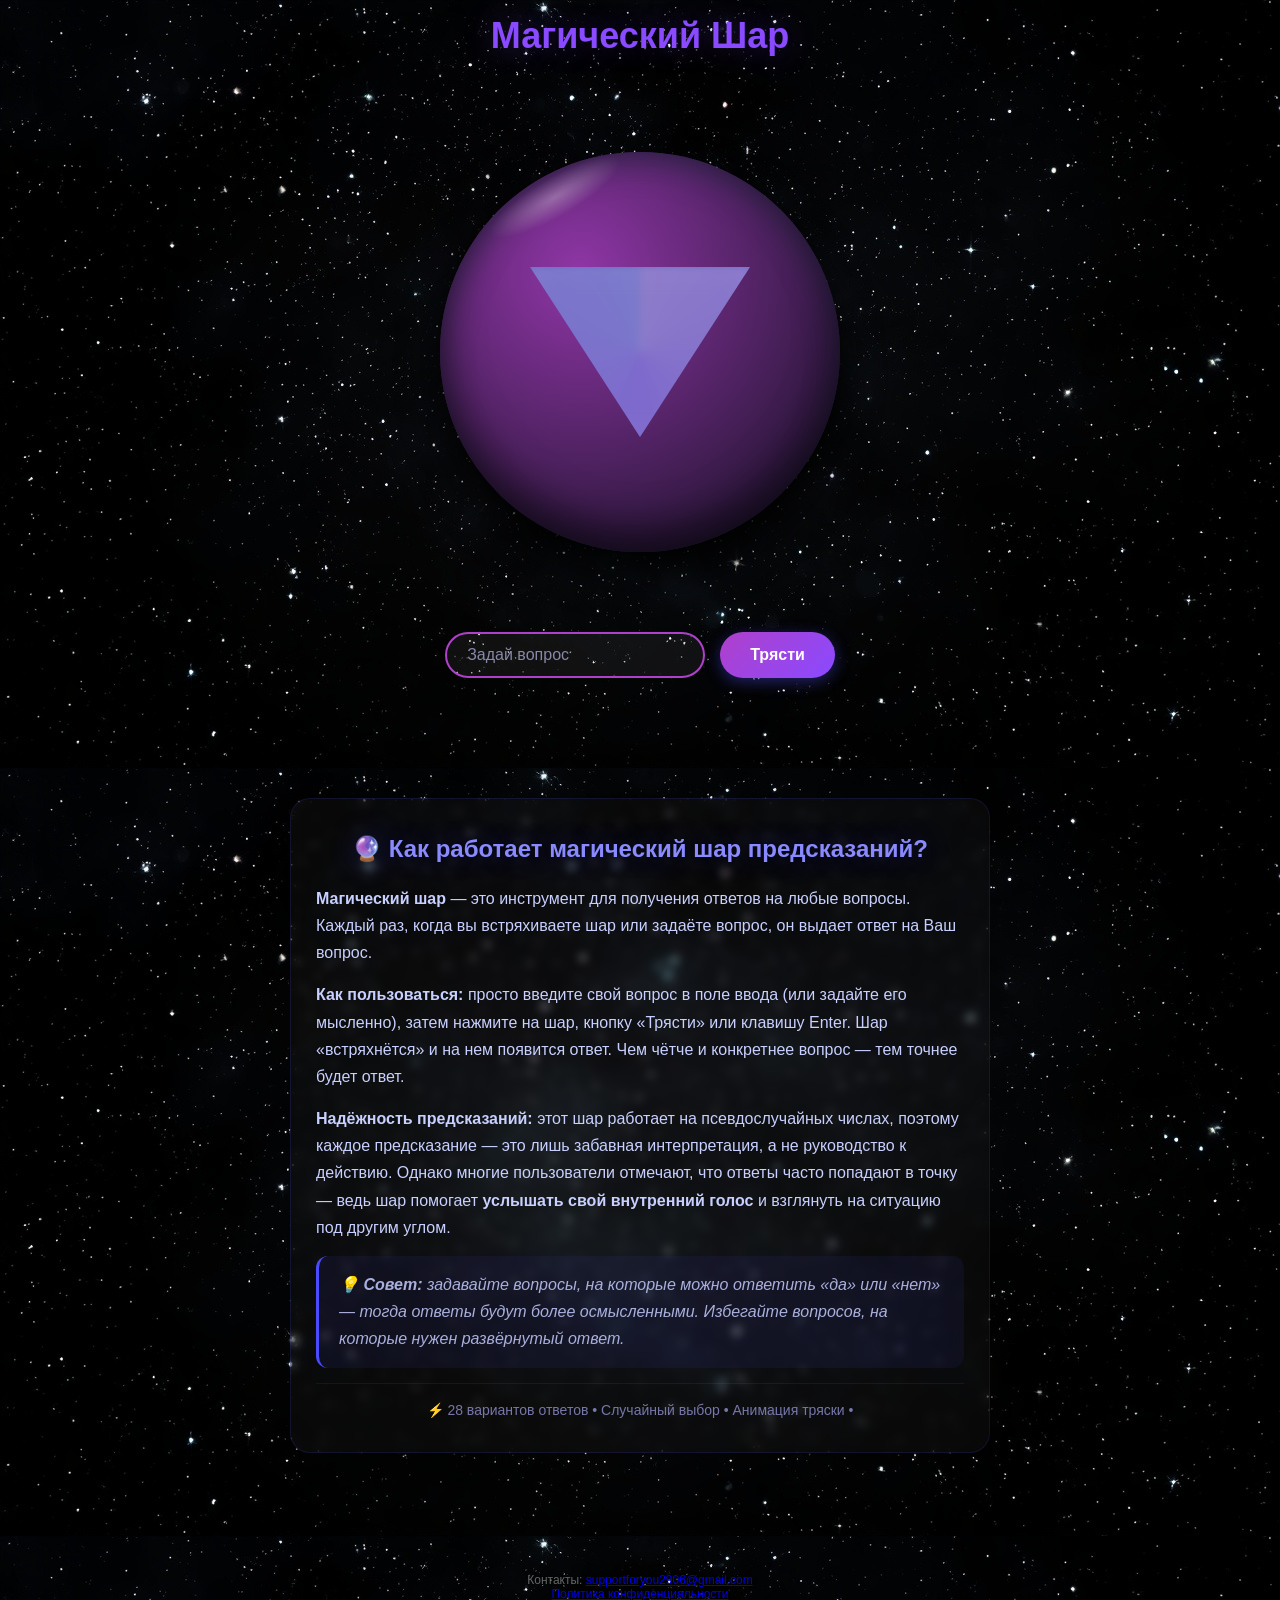
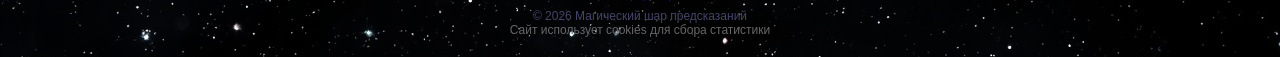
<file: index.html>
<!DOCTYPE html>
<html lang="en">
<head>
    <meta charset="UTF-8">
    <meta name="viewport" content="width=device-width, initial-scale=1.0">
    <title>Magic Ball</title>
    <link rel="stylesheet" href="style.css">
     <link rel="shortcut icon" href="./favicon.ico">
</head>
<body>
    <div class="container">
        <h2 style="
        color: #8a4aff;
        font-size: 36px;
        margin-top: 15px;
        text-align: center;
        text-shadow: 0 0 30px rgba(137, 74, 255, 0.3);
    ">Магический Шар</h2>
        <div class="ball" id="ball">
            <div class="triangle">
                <div class="prediction" id="prediction"></div>
            </div>
        </div>
        <div class="controls">
            <input type="text" id="questionInput" placeholder="Задай вопрос" maxlength="70" />
            <button id="shakeBtn">Трясти</button>
        </div>
        
        <section class="sect" id="sect">
    <h2>
        🔮 Как работает магический шар предсказаний?
    </h2>

    <p style="margin-bottom: 15px;">
        <strong>Магический шар</strong> — это инструмент для получения ответов на любые вопросы. 
       Каждый раз, когда вы встряхиваете шар или задаёте вопрос, он выдает ответ на Ваш вопрос.
    </p>

    <p style="margin-bottom: 15px;">
        <strong>Как пользоваться:</strong> просто введите свой вопрос в поле ввода (или задайте его мысленно), 
        затем нажмите на шар, кнопку «Трясти» или клавишу Enter. Шар «встряхнётся» и на нем 
        появится ответ. Чем чётче и конкретнее вопрос — тем точнее будет ответ.
    </p>

    <p style="margin-bottom: 15px;">
        <strong>Надёжность предсказаний:</strong> этот шар работает на псевдослучайных числах, 
        поэтому каждое предсказание — это лишь забавная интерпретация, а не руководство к действию. 
        Однако многие пользователи отмечают, что ответы часто попадают в точку — 
        ведь шар помогает <strong>услышать свой внутренний голос</strong> и взглянуть на ситуацию под другим углом.
    </p>

    <div style="
        background: rgba(74, 74, 255, 0.08);
        border-radius: 12px;
        padding: 15px 20px;
        margin-top: 15px;
        border-left: 3px solid #4a4aff;
    ">
        <p style="margin: 0; font-style: italic; color: #aab0dd;">
            💡 <strong>Совет:</strong> задавайте вопросы, на которые можно ответить «да» или «нет» — 
            тогда ответы будут более осмысленными. Избегайте вопросов, на которые нужен развёрнутый ответ.
        </p>
    </div>

        <p style="margin-top: 15px; font-size: 14px; color: #7777aa; text-align: center; border-top: 1px solid rgba(255,255,255,0.05); padding-top: 15px;">
        ⚡ 28 вариантов ответов • Случайный выбор • Анимация тряски •
        </p>
    </section>
        
    <footer>
        <div class="contacts">
         Контакты: <a href="mailto:info@magicball.ru" class="contact-email">supportforyou2906@gmail.com</a></li>
        </div>
        <a href="./privacy.html" id="privacyLink">Политика конфиденциальности</a>
         <p style="margin-top: 8px; font-size: 12px; color: #444466;">
        © 2026 Магический шар предсказаний
        </p>
         <p>Сайт использует cookies для сбора статистики</p>
    </footer>
    <script src="script.js"></script>
        
    </div>
</body>
</html>
</file>
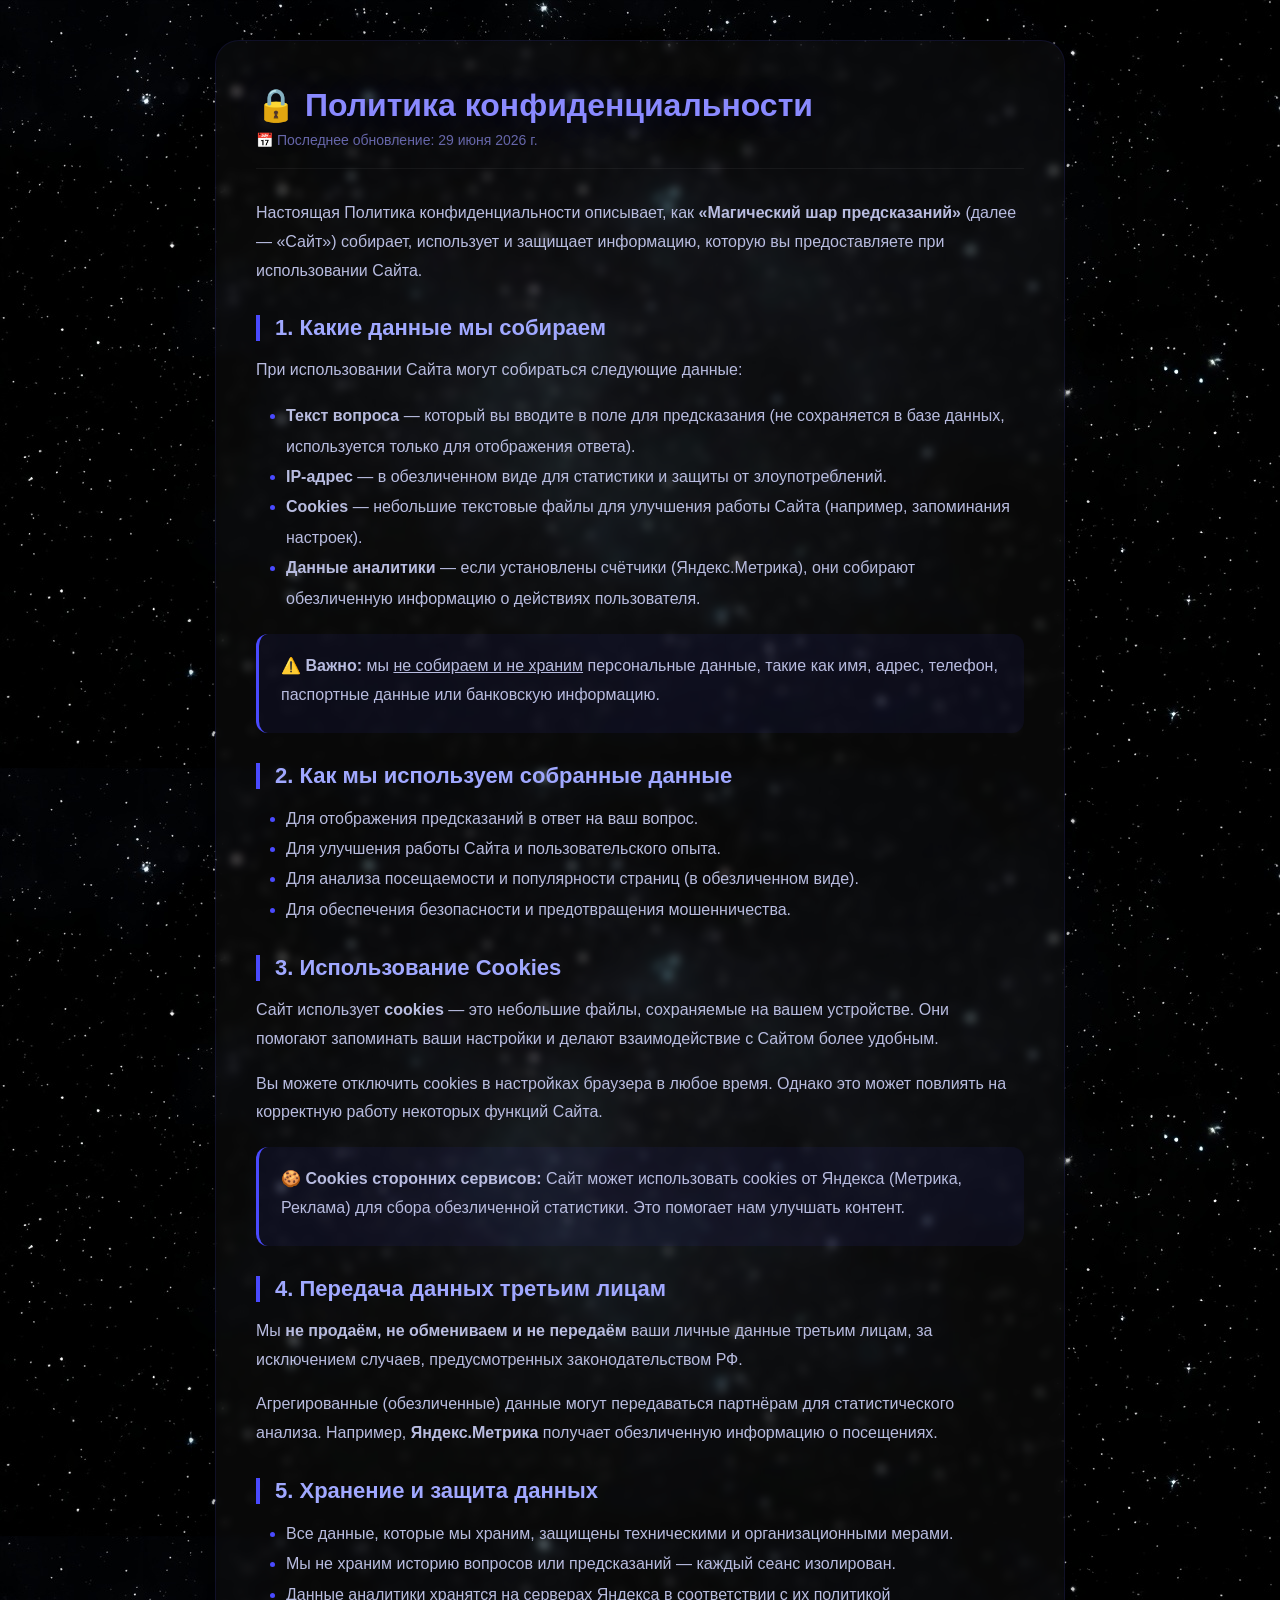
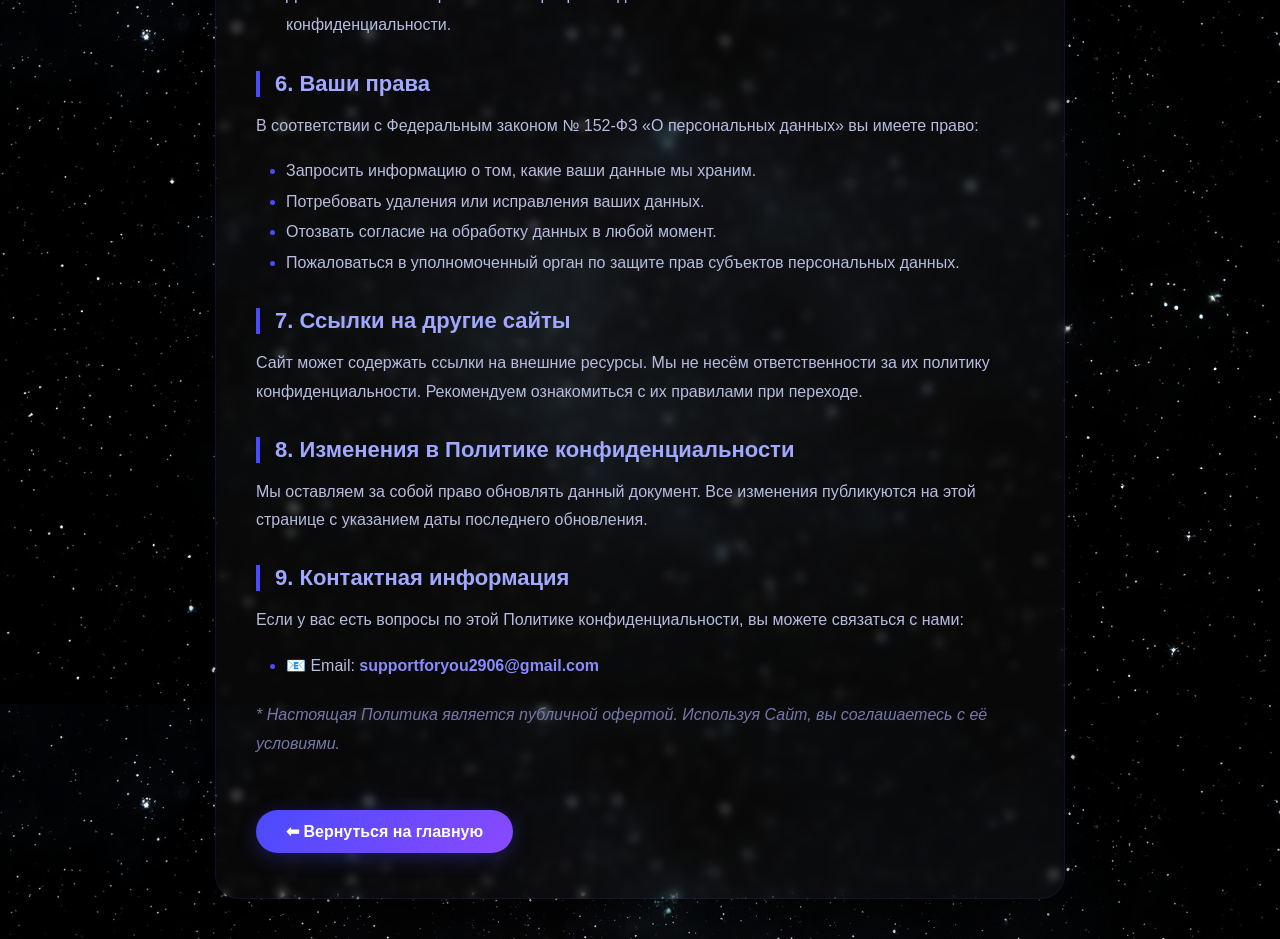
<file: privacy.html>
<!DOCTYPE html>
<html lang="ru">
<head>
    <meta charset="UTF-8" />
    <meta name="viewport" content="width=device-width, initial-scale=1.0" />
    <title>Политика конфиденциальности | Магический шар</title>
     <link rel="stylesheet" href="privacy.css">
     <link rel="shortcut icon" href="./favicon.ico">
</head>
<body>

<div class="container">

    <h1>🔒 Политика конфиденциальности</h1>
    <div class="last-updated">📅 Последнее обновление: 29 июня 2026 г.</div>

    <p>
        Настоящая Политика конфиденциальности описывает, как <strong>«Магический шар предсказаний»</strong> 
        (далее — «Сайт») собирает, использует и защищает информацию, которую вы предоставляете при использовании Сайта.
    </p>

    <!-- ===== 1. КАКИЕ ДАННЫЕ МЫ СОБИРАЕМ ===== -->
    <h2>1. Какие данные мы собираем</h2>
    <p>При использовании Сайта могут собираться следующие данные:</p>
    <ul>
        <li><strong>Текст вопроса</strong> — который вы вводите в поле для предсказания (не сохраняется в базе данных, используется только для отображения ответа).</li>
        <li><strong>IP-адрес</strong> — в обезличенном виде для статистики и защиты от злоупотреблений.</li>
        <li><strong>Cookies</strong> — небольшие текстовые файлы для улучшения работы Сайта (например, запоминания настроек).</li>
        <li><strong>Данные аналитики</strong> — если установлены счётчики (Яндекс.Метрика), они собирают обезличенную информацию о действиях пользователя.</li>
    </ul>

    <div class="highlight-box">
        <p>⚠️ <strong>Важно:</strong> мы <u>не собираем и не храним</u> персональные данные, такие как имя, адрес, телефон, паспортные данные или банковскую информацию.</p>
    </div>

    <!-- ===== 2. КАК МЫ ИСПОЛЬЗУЕМ ДАННЫЕ ===== -->
    <h2>2. Как мы используем собранные данные</h2>
    <ul>
        <li>Для отображения предсказаний в ответ на ваш вопрос.</li>
        <li>Для улучшения работы Сайта и пользовательского опыта.</li>
        <li>Для анализа посещаемости и популярности страниц (в обезличенном виде).</li>
        <li>Для обеспечения безопасности и предотвращения мошенничества.</li>
    </ul>

    <!-- ===== 3. ИСПОЛЬЗОВАНИЕ COOKIES ===== -->
    <h2>3. Использование Cookies</h2>
    <p>
        Сайт использует <strong>cookies</strong> — это небольшие файлы, сохраняемые на вашем устройстве. 
        Они помогают запоминать ваши настройки и делают взаимодействие с Сайтом более удобным.
    </p>
    <p>
        Вы можете отключить cookies в настройках браузера в любое время. Однако это может повлиять на корректную работу некоторых функций Сайта.
    </p>

    <div class="highlight-box">
        <p>🍪 <strong>Cookies сторонних сервисов:</strong> Сайт может использовать cookies от Яндекса (Метрика, Реклама) для сбора обезличенной статистики. Это помогает нам улучшать контент.</p>
    </div>

    <!-- ===== 4. ПЕРЕДАЧА ДАННЫХ ТРЕТЬИМ ЛИЦАМ ===== -->
    <h2>4. Передача данных третьим лицам</h2>
    <p>
        Мы <strong>не продаём, не обмениваем и не передаём</strong> ваши личные данные третьим лицам, за исключением случаев, предусмотренных законодательством РФ.
    </p>
    <p>
        Агрегированные (обезличенные) данные могут передаваться партнёрам для статистического анализа. Например, <strong>Яндекс.Метрика</strong> получает обезличенную информацию о посещениях.
    </p>

    <!-- ===== 5. ХРАНЕНИЕ И ЗАЩИТА ДАННЫХ ===== -->
    <h2>5. Хранение и защита данных</h2>
    <ul>
        <li>Все данные, которые мы храним, защищены техническими и организационными мерами.</li>
        <li>Мы не храним историю вопросов или предсказаний — каждый сеанс изолирован.</li>
        <li>Данные аналитики хранятся на серверах Яндекса в соответствии с их политикой конфиденциальности.</li>
    </ul>

    <!-- ===== 6. ПРАВА ПОЛЬЗОВАТЕЛЯ ===== -->
    <h2>6. Ваши права</h2>
    <p>В соответствии с Федеральным законом № 152-ФЗ «О персональных данных» вы имеете право:</p>
    <ul>
        <li>Запросить информацию о том, какие ваши данные мы храним.</li>
        <li>Потребовать удаления или исправления ваших данных.</li>
        <li>Отозвать согласие на обработку данных в любой момент.</li>
        <li>Пожаловаться в уполномоченный орган по защите прав субъектов персональных данных.</li>
    </ul>

    <!-- ===== 7. ССЫЛКИ НА ДРУГИЕ САЙТЫ ===== -->
    <h2>7. Ссылки на другие сайты</h2>
    <p>
        Сайт может содержать ссылки на внешние ресурсы. Мы не несём ответственности за их политику конфиденциальности. 
        Рекомендуем ознакомиться с их правилами при переходе.
    </p>

    <!-- ===== 8. ИЗМЕНЕНИЯ В ПОЛИТИКЕ ===== -->
    <h2>8. Изменения в Политике конфиденциальности</h2>
    <p>
        Мы оставляем за собой право обновлять данный документ. Все изменения публикуются на этой странице с указанием даты последнего обновления.
    </p>

    <!-- ===== 9. КОНТАКТЫ ===== -->
    <h2>9. Контактная информация</h2>
    <p>
        Если у вас есть вопросы по этой Политике конфиденциальности, вы можете связаться с нами:
    </p>
    <ul>
        <li>📧 Email: <a href="mailto:info@magicball.ru" class="contact-email">supportforyou2906@gmail.com</a></li>
    </ul>

    <p style="margin-top: 20px; font-style: italic; color: #7777aa;">
        * Настоящая Политика является публичной офертой. Используя Сайт, вы соглашаетесь с её условиями.
    </p>

    <!-- Кнопка возврата на главную -->
    <a href="/" class="back-link">⬅ Вернуться на главную</a>

</div>

</body>
</html>
</file>
<file: style.css>
* {
    margin: 0;
    padding: 0;
    box-sizing: border-box;
}

body {
    min-height: 100vh;
    display: flex;
    justify-content: center;
    align-items: center;
    background-image: url(./1.jpg);
    font-family: 'Segoe UI', Arial, sans-serif;
}

.container {
    display: flex;
    flex-direction: column;
    align-items: center;
    gap: 80px;
}

.ball {
    width: 400px;
    height: 400px;
    border-radius: 50%;
    background: radial-gradient(circle at 35% 30%, #8f36a6, #0d0d1a);
    box-shadow: 
        0 20px 40px rgba(0, 0, 0, 8),
        inset 0 -20px 40px rgba(0, 0, 0, 0.6),
        inset 0 10px 30px rgba(37, 37, 66, 0.658);
    display: flex;
    justify-content: center;
    align-items: center;
    cursor: pointer;
    transition: transform 0.15s ease;
    position: relative;
    user-select: none;

}

.ball:active {
    transform: scale(0.95);
}
/*блик на шаре */
.ball::before{
    content: '';
    position: absolute;
    top: 25px;
    left: 40px;
    width: 150px;
    height: 40px;
    background: radial-gradient(ellipse, rgba(255, 255, 255, 0.3) 0%, transparent 70%);
    border-radius: 50%;
    transform: rotate(-30deg);
    pointer-events: none;
}

.triangle {
    width: 220px;
    height: 170px;
    background: #5959ac;
    clip-path: polygon(50% 100%, 100% 0%, 0% 0%);
    display: flex;
    justify-content: center;
    /**align-items: center;**/
    position: relative;
    box-shadow: inset 0 0 30px rgba(171, 171, 240, 0.2);
}
/* светяшка у треугольника */
.triangle::after {
    content: '';
    position: absolute;
    inset: -2px;
    background: conic-gradient(from 0deg, #c19fe6, #a37bec, #9b9be9);
    clip-path: polygon(50% 100%, 100% 0%, 0% 0%);
    z-index: -1;
    opacity: 0.5;
    filter: blur(4px);
}
/*предсказание*/
#prediction {
    color: #c8d0ff;
    font-size: 17px;
    font-weight: bold;
    margin-top: 25px;
    text-align: center;
    padding: 10px;
    text-shadow: 0 0 15px rgba(152, 114, 240, 0.5);
    transition: opacity 0.3s ease;
    line-height: 1.3;
    word-break: break-word;
    max-width: 150px;
}
/*кнопка и ввод*/
.controls {
    display: flex;
    gap: 15px;
    flex-wrap: wrap;
    justify-content: center;
}

#questionInput {
    padding: 12px 20px;
    border-radius: 30px;
    border: 2px solid #af40cb;
    background: rgba(255, 255, 255, 0.05);
    color: #fff;
    font-size: 16px;
    width: 260px;
    outline: none;
    transition: border-color 0.3s, box-shadow 0.3s;
}

#questionInput:focus {
    border-color: #8a4aff;
    box-shadow: 0 0 20px rgba(137, 74, 255, 0.3);
}

#questionInput::placeholder {
    color: #8888aa;
}

#shakeBtn{
    padding: 12px 30px;
    border-radius: 30px;
    border: none;
    background: linear-gradient(135deg, #af40cb, #8a4aff);
    color: white;
    font-size: 16px;
    font-weight: bold;
    cursor: pointer;
    transition: transform 0.2s, box-shadow 0.2s;
    box-shadow: 0 4px 15px rgba(74, 74, 255, 0.4);
}

#shakeBtn:hover{
    transform: translateY(-2px);
    box-shadow: 0 6px 25px rgba(137, 74, 255, 0.6);
}

#shakeBtn:active{
    transform: scale(0.95);
}

/*причина тряски?*/
@keyframes shake {
    0% {transform: rotate(0deg) scale(1);}
    15% {transform: rotate(20deg) scale(1.05);}
    30% {transform: rotate(-20deg) scale(1.05);}
    45% {transform: rotate(15deg) scale(1.03);}
    60% {transform: rotate(8deg) scale(1.01);}
    75% {transform: rotate(-8deg) scale(1.01);}
    100% {transform: rotate(0deg) scale(1);}
}

.shake {
    animation: shake 0.6s ease-in-out;
}

/*Затемнение при тряске*/
.fade-text {
    opacity: 0.2 !important;
}

/*Адаптив*/
@media (max-width: 500px) {
    .ball {
        width: 270px;
        height: 270px;
    }
    .triangle {
        width: 155px;
        height: 105px;
    }
    #prediction {
        margin-top: 5px;
        font-size: 14px;
        max-width: 115px;
    }
    #questionInput {
        width: 180px;
    }
    .ball::before{
    top: 12px;
    left: 18px;
    width: 100px;
    height: 30px;
    }
    #shakeBtn{
    padding: 12px 20px;
    border-radius: 30px;
    font-size: 16px;
    }
}

@media (max-width: 280px) {
    .ball {
        width: 210px;
        height: 210px;
    }
    .triangle {
        width: 130px;
        height: 95px;
    }
    #prediction {
        margin-top: 5px;
        font-size: 11px;
        max-width: 102px;
    }
    #questionInput {
        width: 150px;
    }
    .ball::before{
    top: 12px;
    left: 18px;
    width: 100px;
    height: 30px;
    }
    #shakeBtn{
    padding: 12px 20px;
    border-radius: 30px;
    font-size: 16px;
    }
}

.sect {
    max-width: 700px;
            margin: 40px auto 20px;
            padding: 30px 25px;
            background: rgba(255, 255, 255, 0.03);
            border-radius: 20px;
            border: 1px solid rgba(74, 74, 255, 0.15);
            backdrop-filter: blur(5px);
            color: #c8d0ff;
            font-family: 'Segoe UI', Arial, sans-serif;
            line-height: 1.7;
}

h2 {
    color: #8a8aff;
        font-size: 24px;
        margin-bottom: 15px;
        text-align: center;
        text-shadow: 0 0 30px rgba(74, 74, 255, 0.3);
}

footer {
    margin-top: 20px;
    color: #666;
    font-size: 12px;
    text-align: center;
    margin-bottom: 20px;
}

.contects {
    display: flex;
    margin-top: 20px; 
    text-align: center; 
    color: #888;
}
</file>
<file: privacy.css>
* {
            margin: 0;
            padding: 0;
            box-sizing: border-box;
        }

        body {
            min-height: 100vh;
            background-image: url(./1.jpg);
            font-family: 'Segoe UI', Arial, sans-serif;
            color: #c8d0ff;
            padding: 40px 20px;
            display: flex;
            justify-content: center;
            align-items: flex-start;
        }

        .container {
            max-width: 850px;
            width: 100%;
            background: rgba(255, 255, 255, 0.03);
            backdrop-filter: blur(5px);
            border-radius: 24px;
            padding: 45px 40px;
            border: 1px solid rgba(74, 74, 255, 0.12);
            box-shadow: 0 20px 60px rgba(0, 0, 0, 0.5);
        }

        h1 {
            font-size: 32px;
            color: #8a8aff;
            text-shadow: 0 0 40px rgba(74, 74, 255, 0.2);
            margin-bottom: 8px;
        }

        .last-updated {
            color: #6666aa;
            font-size: 14px;
            margin-bottom: 30px;
            border-bottom: 1px solid rgba(255,255,255,0.05);
            padding-bottom: 20px;
        }

        h2 {
            font-size: 22px;
            color: #a0a8ff;
            margin: 30px 0 15px 0;
            padding-left: 15px;
            border-left: 4px solid #4a4aff;
        }

        p {
            line-height: 1.8;
            margin-bottom: 16px;
            color: #b8bce0;
        }

        ul {
            margin: 12px 0 20px 30px;
            color: #b8bce0;
            line-height: 1.9;
        }

        ul li::marker {
            color: #4a4aff;
        }

        .highlight-box {
            background: rgba(74, 74, 255, 0.07);
            border-radius: 12px;
            padding: 18px 22px;
            margin: 20px 0;
            border-left: 3px solid #4a4aff;
        }

        .highlight-box p {
            margin-bottom: 5px;
        }

        a {
            color: #6a6aff;
            text-decoration: none;
            transition: color 0.3s;
        }

        a:hover {
            color: #9a9aff;
            text-decoration: underline;
        }

        .back-link {
            display: inline-block;
            margin-top: 35px;
            padding: 12px 30px;
            background: linear-gradient(135deg, #4a4aff, #8a4aff);
            border-radius: 30px;
            color: white !important;
            font-weight: bold;
            text-decoration: none;
            transition: transform 0.2s, box-shadow 0.2s;
            box-shadow: 0 4px 20px rgba(74, 74, 255, 0.3);
        }

        .back-link:hover {
            transform: translateY(-2px);
            box-shadow: 0 6px 30px rgba(74, 74, 255, 0.5);
            text-decoration: none;
        }

        .contact-email {
            color: #8a8aff;
            font-weight: bold;
        }

        @media (max-width: 600px) {
            .container {
                padding: 25px 18px;
            }
            h1 {
                font-size: 24px;
            }
            h2 {
                font-size: 18px;
                padding-left: 10px;
            }
            ul {
                margin-left: 18px;
            }
        }
</file>
